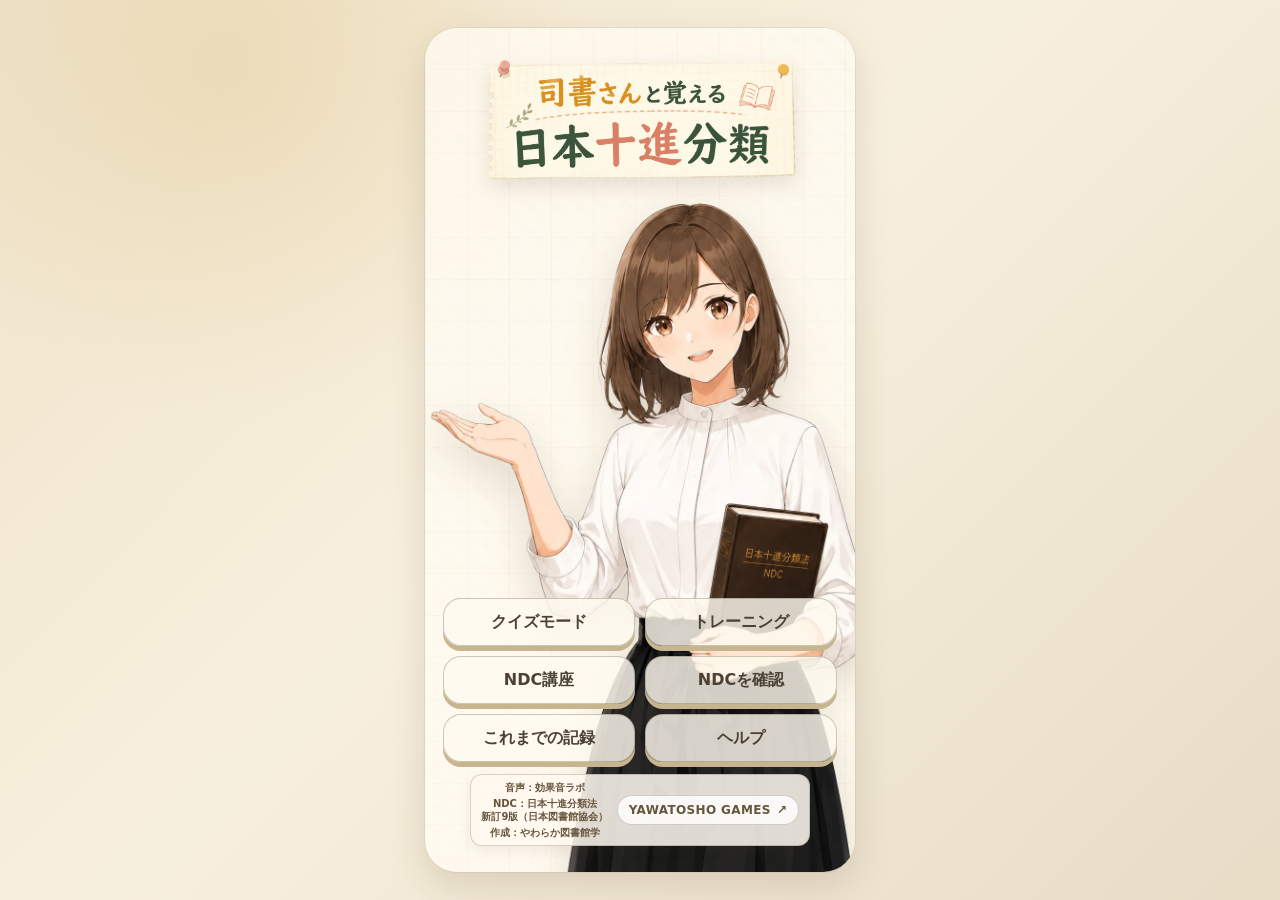
<file: index.html>
<!doctype html>
<html lang="ja">
  <head>
    <meta charset="utf-8">
    <meta name="viewport" content="width=device-width, initial-scale=1, viewport-fit=cover">
    <meta name="theme-color" content="#f7f0df">
    <meta name="mobile-web-app-capable" content="yes">
    <meta name="apple-mobile-web-app-capable" content="yes">
    <meta name="apple-mobile-web-app-status-bar-style" content="default">
    <meta name="application-name" content="司書さんと覚える日本十進分類">
    <meta name="apple-mobile-web-app-title" content="司書さんと覚える日本十進分類">
    <meta name="description" content="司書さんと一緒に、講座・トレーニング・クイズで日本十進分類を楽しく学べるアプリ">
    <title>司書さんと覚える日本十進分類</title>
    <link rel="icon" href="images/favicon.ico" sizes="any">
    <link rel="apple-touch-icon" sizes="180x180" href="images/apple-touch-icon.png">
    <link rel="manifest" href="manifest.webmanifest?v=20260907-primary-division3">
    <meta property="og:type" content="website">
    <meta property="og:site_name" content="司書さんと覚える日本十進分類">
    <meta property="og:title" content="司書さんと覚える日本十進分類">
    <meta property="og:description" content="司書さんと一緒に、講座・トレーニング・クイズで日本十進分類を楽しく学べるアプリ">
    <meta property="og:image" content="https://yawatosho.github.io/study/images/ogp.png">
    <meta property="og:image:type" content="image/png">
    <meta property="og:image:width" content="1672">
    <meta property="og:image:height" content="941">
    <meta property="og:image:alt" content="司書さんと覚える日本十進分類">
    <meta name="twitter:card" content="summary_large_image">
    <meta name="twitter:title" content="司書さんと覚える日本十進分類">
    <meta name="twitter:description" content="司書さんと一緒に、講座・トレーニング・クイズで日本十進分類を楽しく学べるアプリ">
    <meta name="twitter:image" content="https://yawatosho.github.io/study/images/ogp.png">
    <meta name="twitter:image:alt" content="司書さんと覚える日本十進分類">
    <script async src="https://www.googletagmanager.com/gtag/js?id=G-J6NS8CCNWN"></script>
    <script>
      window.dataLayer = window.dataLayer || [];
      function gtag(){dataLayer.push(arguments);}
      gtag("js", new Date());
      gtag("config", "G-J6NS8CCNWN", { send_page_view: false });
    </script>
    <link rel="stylesheet" href="style.css?v=20260907-primary-division3">
  </head>
  <body>
    <main id="app" class="phone-shell" aria-live="polite"></main>
    <script src="lesson_data.js?v=20260907-primary-division3" defer></script>
    <script src="app.js?v=20260907-primary-division3" defer></script>
  </body>
</html>
</file>
<file: style.css>
:root {
  --ivory: #f7f0df;
  --paper: #fffaf0;
  --ink: #4b4033;
  --muted: #7e7162;
  --line: #e3d6be;
  --green: #8aa58a;
  --rose: #d5968c;
  --ochre: #d9b56d;
  --blue: #8aa2ad;
  --shadow: 0 14px 36px rgba(87, 68, 39, 0.16);
  font-family: "Hiragino Maru Gothic ProN", "Yu Gothic", "YuGothic", "Meiryo", system-ui, sans-serif;
}

* {
  box-sizing: border-box;
}

html,
body {
  height: 100%;
  min-height: 100%;
  overflow: hidden;
}

body {
  margin: 0;
  background:
    radial-gradient(circle at 18% 8%, rgba(217, 181, 109, 0.24), transparent 26%),
    linear-gradient(135deg, #efe3ca, #f8f0de 46%, #e7dcc6);
  color: var(--ink);
}

button,
input {
  font: inherit;
}

.phone-shell {
  width: min(100vw, 430px);
  height: 100svh;
  min-height: 100svh;
  margin: 0 auto;
  background:
    radial-gradient(circle at 12px 12px, rgba(122, 103, 74, 0.055) 1.2px, transparent 1.4px) 0 0 / 24px 24px,
    linear-gradient(90deg, rgba(122, 103, 74, 0.032) 1px, transparent 1px) 0 0 / 42px 42px,
    linear-gradient(0deg, rgba(122, 103, 74, 0.026) 1px, transparent 1px) 0 0 / 42px 42px,
    linear-gradient(rgba(255, 250, 240, 0.84), rgba(255, 250, 240, 0.94)),
    repeating-linear-gradient(45deg, rgba(216, 188, 139, 0.09), rgba(216, 188, 139, 0.09) 8px, transparent 8px, transparent 18px);
  box-shadow: 0 0 0 1px rgba(117, 92, 55, 0.08), var(--shadow);
  font-variant-numeric: tabular-nums;
  overflow: hidden;
}

@supports (height: 100dvh) {
  .phone-shell {
    height: 100dvh;
    min-height: 100dvh;
  }
}

.screen {
  height: 100%;
  min-height: 0;
  padding:
    max(clamp(10px, 2.2svh, 18px), env(safe-area-inset-top))
    clamp(12px, 4.6vw, 18px)
    max(clamp(10px, 2.2svh, 18px), env(safe-area-inset-bottom));
  display: flex;
  flex-direction: column;
  gap: clamp(8px, 1.9svh, 16px);
  overflow: hidden;
}

.scroll-screen {
  overflow-y: auto;
  -webkit-overflow-scrolling: touch;
}

.quiz-screen {
  position: relative;
  overflow: hidden;
  gap: clamp(6px, 1.4svh, 12px);
  padding-bottom: max(clamp(10px, 2.2svh, 18px), env(safe-area-inset-bottom));
}

.quiz-screen > :not(.quiz-character) {
  position: relative;
  z-index: 1;
}

.quiz-screen .button-row {
  z-index: 2;
  margin-top: auto;
  padding-top: 0;
}

.quiz-screen .soft-button {
  background-color: var(--paper);
}

.quiz-screen .soft-button.primary {
  background-color: #e3edd8;
}

.result-screen {
  position: relative;
  justify-content: flex-end;
  overflow: hidden;
  padding-bottom: max(clamp(10px, 2.2svh, 18px), env(safe-area-inset-bottom));
}

.result-screen > :not(.result-art) {
  position: relative;
  z-index: 1;
}

.result-screen .section-title {
  position: absolute;
  top: max(18px, env(safe-area-inset-top));
  left: 18px;
}

.home {
  position: relative;
  justify-content: space-between;
  overflow: hidden;
  padding-top: max(clamp(12px, 2.6svh, 22px), env(safe-area-inset-top));
}

.brand {
  position: relative;
  z-index: 2;
  padding-top: 2px;
  text-align: center;
}

.logo-slot {
  display: none;
  width: min(88%, 340px);
  max-height: 132px;
  object-fit: contain;
  margin: 0 auto 4px;
  filter: drop-shadow(0 8px 10px rgba(87, 68, 39, 0.14));
}

.logo-slot.is-visible {
  display: block;
}

.title {
  margin: 0;
  font-size: 38px;
  line-height: 1.08;
  letter-spacing: 0;
  color: #5a4a38;
}

.brand:has(.logo-slot.is-visible) .title {
  position: absolute;
  width: 1px;
  height: 1px;
  overflow: hidden;
  clip: rect(0 0 0 0);
  white-space: nowrap;
}

.subtitle {
  display: inline-block;
  margin: 2px 0 0;
  padding: 5px 12px;
  border: 1px solid rgba(227, 214, 190, 0.88);
  border-radius: 999px;
  background: rgba(255, 250, 240, 0.78);
  color: var(--muted);
  font-weight: 700;
}

.hero-character {
  position: absolute;
  z-index: 0;
  left: 57%;
  bottom: 0;
  width: auto;
  max-width: 126%;
  height: min(78svh, 690px);
  transform: translateX(-50%);
  object-fit: contain;
  filter: drop-shadow(0 16px 20px rgba(87, 68, 39, 0.18));
}

.hero-face-hotspot {
  position: absolute;
  z-index: 3;
  left: 55%;
  top: clamp(148px, 36svh, 330px);
  width: clamp(94px, 28vw, 138px);
  height: clamp(100px, 18svh, 150px);
  min-height: 0;
  padding: 0;
  border: 0;
  background: transparent;
  box-shadow: none;
  transform: translate(-50%, -50%);
}

.menu-stack,
.button-row,
.home-action-row,
.choice-grid,
.stats-grid,
.mistake-list,
.range-grid,
.ndc-drum-grid {
  display: grid;
  gap: 10px;
}

.menu-stack {
  position: relative;
  z-index: 2;
  padding-bottom: clamp(0px, 1svh, 8px);
}

.home-menu .soft-button {
  background: rgba(255, 250, 240, 0.82);
}

.home-credit {
  display: grid;
  grid-template-columns: minmax(0, 1fr) auto;
  align-items: center;
  gap: 8px;
  justify-self: center;
  width: min(100%, 340px);
  margin: 2px 0 0;
  padding: 6px 10px;
  border: 1px solid rgba(111, 95, 73, 0.28);
  border-radius: 12px;
  background: rgba(255, 250, 240, 0.86);
  color: #67553d;
  box-shadow: 0 5px 12px rgba(87, 68, 39, 0.08);
  font-size: 10px;
  font-weight: 700;
  line-height: 1.35;
  text-align: center;
}

.home-credit-details {
  display: grid;
  gap: 2px;
  min-width: 0;
}

.home-credit-details span {
  min-width: 0;
  text-wrap: balance;
}

.home-credit-details .home-credit-edition {
  white-space: nowrap;
}

.games-link {
  display: inline-flex;
  align-items: center;
  justify-content: center;
  gap: 0.5em;
  align-self: center;
  white-space: nowrap;
  padding: 0.55em 0.9em;
  border: 1px solid rgba(0, 0, 0, 0.18);
  border-radius: 999px;
  background: rgba(255, 255, 255, 0.82);
  color: inherit;
  backdrop-filter: blur(6px);
  -webkit-backdrop-filter: blur(6px);
  text-decoration: none;
  font: 600 12px/1.2 system-ui, -apple-system, BlinkMacSystemFont, "Segoe UI", sans-serif;
  letter-spacing: 0.03em;
}

.games-link:focus-visible {
  outline: 3px solid rgba(138, 165, 138, 0.55);
  outline-offset: 2px;
}

.button-row {
  grid-template-columns: 1fr 1fr;
}

.home-action-row {
  grid-template-columns: 1fr 1fr;
}

.home-action-row .soft-button {
  min-width: 0;
  padding-inline: 8px;
  font-size: clamp(13px, 3.5vw, 16px);
}

.soft-button,
.option-button,
.answer-button,
.class-toggle {
  border: 1px solid rgba(111, 95, 73, 0.34);
  border-radius: 18px;
  background: var(--paper);
  color: var(--ink);
  box-shadow: 0 5px 0 #c7b58f;
  min-height: clamp(42px, 6svh, 48px);
  padding: clamp(8px, 1.6svh, 12px) 16px;
  font-weight: 800;
  cursor: pointer;
  transition: transform 120ms ease, box-shadow 120ms ease, background 120ms ease;
  touch-action: manipulation;
}

.soft-button:active,
.option-button:active,
.answer-button:active,
.class-toggle:active {
  transform: translateY(4px);
  box-shadow: 0 1px 0 #c7b58f;
}

.soft-button.primary,
.option-button.is-selected,
.class-toggle.is-selected {
  background: #e3edd8;
  border-color: #667b5e;
}

.soft-button.accent {
  background: #f5dfd8;
  border-color: #9b6b64;
}

.soft-button.small {
  min-height: clamp(38px, 5.4svh, 42px);
  padding: clamp(7px, 1.3svh, 9px) 12px;
  font-size: 14px;
  border-radius: 14px;
}

.soft-button.ghost {
  background: rgba(255, 250, 240, 0.58);
}

.section-title {
  margin: 0;
  font-size: 24px;
  line-height: 1.25;
}

.panel {
  background: rgba(255, 250, 240, 0.72);
  border: 2px solid var(--line);
  border-radius: 18px;
  padding: clamp(10px, 1.8svh, 14px);
}

.panel h2,
.panel h3 {
  margin: 0 0 clamp(6px, 1.3svh, 10px);
  font-size: 18px;
}

.panel-heading-row {
  display: flex;
  align-items: center;
  justify-content: space-between;
  gap: 10px;
  margin-bottom: clamp(6px, 1.3svh, 10px);
}

.panel-heading-row h2 {
  margin: 0;
}

.range-select-all {
  min-height: 30px;
  padding: 4px 9px;
  border: 1px solid rgba(111, 95, 73, 0.3);
  border-radius: 10px;
  background: rgba(255, 250, 240, 0.64);
  color: var(--muted);
  font-size: 12px;
  font-weight: 900;
  cursor: pointer;
  touch-action: manipulation;
}

.range-select-all:active {
  background: #eadfc8;
}

.range-select-all:focus-visible {
  outline: 3px solid rgba(138, 165, 138, 0.48);
  outline-offset: 2px;
}

.segmented {
  display: grid;
  grid-template-columns: 1fr 1fr;
  gap: 8px;
}

.segmented.division-options {
  grid-template-columns: repeat(3, minmax(0, 1fr));
}

.division-options .option-button {
  min-width: 0;
  padding-inline: 6px;
  font-size: clamp(12px, 3.5vw, 14px);
}

.check-option {
  display: flex;
  align-items: center;
  gap: 8px;
  margin-top: 10px;
  padding: 8px 10px;
  border: 1px solid rgba(111, 95, 73, 0.26);
  border-radius: 12px;
  background: rgba(255, 250, 240, 0.58);
  font-size: 14px;
  font-weight: 900;
}

.check-option input {
  width: 20px;
  height: 20px;
  margin: 0;
  accent-color: #667b5e;
}

.check-option.is-disabled {
  opacity: 0.58;
}

.check-option.is-disabled .check-option-text {
  cursor: help;
}

.check-option-text {
  position: relative;
  display: inline-flex;
  align-items: center;
  min-height: 28px;
  outline: none;
}

.option-tooltip {
  position: absolute;
  z-index: 10;
  left: 0;
  bottom: calc(100% + 8px);
  width: min(260px, calc(100vw - 54px));
  padding: 8px 10px;
  border: 1px solid rgba(111, 95, 73, 0.28);
  border-radius: 10px;
  background: rgba(255, 250, 240, 0.98);
  box-shadow: 0 8px 18px rgba(87, 68, 39, 0.14);
  color: var(--ink);
  font-size: 12px;
  font-weight: 800;
  line-height: 1.35;
  opacity: 0;
  pointer-events: none;
  transform: translateY(4px);
  transition: opacity 120ms ease, transform 120ms ease;
}

.check-option-text:hover .option-tooltip,
.check-option-text:focus-visible .option-tooltip,
.check-option-text:active .option-tooltip {
  opacity: 1;
  transform: translateY(0);
}

.option-button {
  min-height: clamp(44px, 6.4svh, 54px);
  border-radius: 16px;
  box-shadow: 0 2px 0 rgba(199, 181, 143, 0.72);
}

.range-grid {
  grid-template-columns: repeat(5, 1fr);
}

.range-fixed-label {
  display: inline-flex;
  align-items: center;
  min-height: 30px;
  padding: 4px 9px;
  border: 1px solid rgba(102, 123, 94, 0.4);
  border-radius: 10px;
  background: rgba(227, 237, 216, 0.72);
  color: #53634d;
  font-size: 12px;
  font-weight: 900;
  white-space: nowrap;
}

.range-fixed-note {
  margin: 0 0 9px;
  color: var(--muted);
  font-size: 12px;
  font-weight: 800;
  line-height: 1.45;
}

.training-range-panel.is-fixed-range .class-toggle:disabled {
  cursor: default;
  opacity: 0.7;
  box-shadow: none;
  transform: none;
}

.class-toggle {
  min-width: 0;
  min-height: clamp(36px, 5.4svh, 46px);
  padding: clamp(5px, 1.2svh, 8px) 4px;
  border-radius: 14px;
  box-shadow: 0 3px 0 #c7b58f;
  font-size: 14px;
}

.top-bar,
.quiz-meta {
  display: flex;
  align-items: center;
  justify-content: space-between;
  gap: 10px;
}

.quiz-meta {
  font-weight: 900;
}

.timer-track {
  height: clamp(8px, 1.5svh, 12px);
  border-radius: 999px;
  overflow: hidden;
  background: #eadcc1;
  border: 1px solid #cfbd9d;
}

.timer-fill {
  height: 100%;
  width: 100%;
  background: #b9cba8;
  transition: width 200ms linear;
}

.question-card {
  background: #fffaf0;
  border: 2px solid var(--line);
  border-radius: 18px;
  padding: clamp(10px, 2svh, 18px);
  min-height: 0;
  block-size: clamp(92px, 17svh, 150px);
  display: grid;
  align-content: center;
  text-align: center;
  box-shadow: 0 8px 18px rgba(87, 68, 39, 0.1);
}

.question-kicker {
  color: var(--muted);
  font-size: 14px;
  font-weight: 800;
}

.question-text {
  margin: clamp(4px, 1svh, 8px) 0 0;
  font-size: 24px;
  line-height: 1.3;
  font-weight: 900;
  overflow-wrap: anywhere;
}

.question-text.code-question {
  font-size: 34px;
  line-height: 1.08;
}

.question-text.subject-question {
  font-size: 20px;
  line-height: 1.22;
}

.answer-grid {
  display: grid;
  gap: clamp(6px, 1.1svh, 10px);
}

.answer-button {
  min-height: clamp(44px, 7svh, 58px);
  padding: clamp(6px, 1.3svh, 12px) 10px;
  text-align: center;
  font-size: 14px;
  line-height: 1.24;
  box-shadow: 0 4px 0 #c7b58f;
  overflow-wrap: anywhere;
}

.answer-button.correct {
  background: #dfead2;
  border-color: #667b5e;
}

.answer-button.wrong {
  background: #f3d6cf;
  border-color: #9b6b64;
}

.answer-button:disabled {
  cursor: default;
}

.answer-float {
  position: fixed;
  z-index: 20;
  transform: translate(-50%, -50%);
  pointer-events: none;
  padding: 0;
  font-size: 34px;
  font-weight: 900;
  line-height: 1;
  letter-spacing: 0;
  text-shadow:
    0 2px 0 rgba(255, 250, 240, 0.88),
    0 6px 12px rgba(87, 68, 39, 0.18);
  animation: answer-float 1100ms ease-out forwards;
}

.quiz-screen > .answer-float {
  position: fixed;
  z-index: 20;
}

.answer-float.ok {
  color: #637c59;
}

.answer-float.ng {
  color: #9b6b64;
}

@keyframes answer-float {
  0% {
    opacity: 0;
    transform: translate(-50%, -35%) scale(0.72);
  }

  18% {
    opacity: 1;
    transform: translate(-50%, -58%) scale(1.04);
  }

  100% {
    opacity: 0;
    transform: translate(-50%, -130%) scale(0.94);
  }
}

.quiz-character {
  position: absolute;
  z-index: 0;
  left: 53%;
  bottom: clamp(-210px, -22svh, -150px);
  width: auto;
  max-width: min(96%, 390px);
  height: clamp(360px, 56svh, 500px);
  transform: translateX(-50%);
  object-fit: contain;
  opacity: 0.96;
  filter: drop-shadow(0 12px 16px rgba(87, 68, 39, 0.16));
}

.quiz-character.is-positioned {
  top: var(--quiz-character-top);
  bottom: auto;
}

.result-art {
  position: absolute;
  z-index: 0;
  left: 50%;
  top: auto;
  bottom: clamp(-220px, -23svh, -150px);
  width: min(174%, 740px);
  max-height: min(112svh, 1080px);
  transform: translateX(-50%);
  object-fit: contain;
  opacity: 0.92;
  filter: drop-shadow(0 12px 18px rgba(87, 68, 39, 0.16));
}

.result-screen .soft-button,
.result-screen .speech,
.result-screen .score {
  background-color: rgba(255, 250, 240, 0.94);
}

.result-screen .soft-button.primary {
  background-color: rgba(227, 237, 216, 0.94);
}

.result-screen .soft-button.accent {
  border-color: #9b6b64;
  background-color: rgba(245, 223, 216, 0.94);
}

.quiz-result-screen {
  gap: clamp(6px, 1.2svh, 10px);
}

.result-actions {
  grid-template-columns: repeat(2, minmax(0, 1fr));
  gap: 8px;
}

.result-actions .result-action-main,
.result-actions .result-action-review {
  grid-column: 1 / -1;
}

.result-actions .soft-button {
  min-width: 0;
  min-height: clamp(40px, 5.7svh, 48px);
  padding: clamp(6px, 1.2svh, 9px) 8px;
  font-size: clamp(12px, 3.5vw, 15px);
  line-height: 1.25;
}

.review-result-screen {
  justify-content: center;
}

.score {
  align-self: center;
  min-width: 180px;
  padding: clamp(8px, 1.4svh, 10px) 18px;
  border: 2px solid rgba(227, 214, 190, 0.86);
  border-radius: 18px;
  background: rgba(255, 250, 240, 0.86);
  text-align: center;
  font-size: 42px;
  font-weight: 900;
  line-height: 1;
}

.speech {
  margin: 0;
  padding: clamp(10px, 1.8svh, 14px) 16px;
  background: var(--paper);
  border: 2px solid var(--line);
  border-radius: 18px;
  font-weight: 800;
  line-height: 1.55;
}

.help-panel {
  display: grid;
  gap: 8px;
}

.help-panel p {
  margin: 0;
  color: var(--ink);
  font-size: 14px;
  font-weight: 700;
  line-height: 1.75;
}

.help-panel kbd {
  display: inline-block;
  min-width: 28px;
  padding: 1px 7px;
  border: 1px solid rgba(111, 95, 73, 0.36);
  border-bottom-width: 3px;
  border-radius: 7px;
  background: var(--paper);
  font: 800 12px/1.6 system-ui, sans-serif;
  text-align: center;
}

.stat-card {
  min-height: 92px;
  padding: 14px;
  border-radius: 16px;
  border: 2px solid var(--line);
  background: var(--paper);
}

.stat-label {
  color: var(--muted);
  font-size: 13px;
  font-weight: 800;
}

.stat-value {
  margin-top: 6px;
  font-size: 26px;
  font-weight: 900;
}

.mistake-item {
  padding: 12px;
  border: 2px solid var(--line);
  border-radius: 14px;
  background: var(--paper);
  line-height: 1.45;
}

.mistake-code {
  font-weight: 900;
}

.gallery-panel {
  display: grid;
  gap: 10px;
}

.gallery-heading {
  display: flex;
  align-items: center;
  justify-content: flex-end;
  gap: 10px;
}

.gallery-grid {
  display: grid;
  grid-template-columns: repeat(3, 1fr);
  gap: 10px;
}

.gallery-thumb {
  aspect-ratio: 3 / 4;
  min-height: 0;
  padding: 0;
  overflow: hidden;
  border: 2px solid #6f5f49;
  border-radius: 14px;
  background:
    linear-gradient(rgba(255, 250, 240, 0.82), rgba(255, 250, 240, 0.92)),
    linear-gradient(45deg, rgba(111, 95, 73, 0.09) 25%, transparent 25%, transparent 75%, rgba(111, 95, 73, 0.09) 75%),
    linear-gradient(45deg, rgba(111, 95, 73, 0.09) 25%, transparent 25%, transparent 75%, rgba(111, 95, 73, 0.09) 75%);
  background-position: 0 0, 0 0, 8px 8px;
  background-size: auto, 16px 16px, 16px 16px;
  box-shadow: 0 4px 0 #c7b58f;
  cursor: pointer;
}

.gallery-thumb img {
  width: 100%;
  height: 100%;
  object-fit: contain;
  object-position: center top;
  display: block;
}

.gallery-thumb.is-locked {
  display: grid;
  place-items: center;
  color: rgba(75, 64, 51, 0.48);
  background: rgba(255, 250, 240, 0.54);
  box-shadow: none;
  cursor: default;
}

.gallery-thumb.is-locked span {
  font-size: 34px;
  font-weight: 900;
  line-height: 1;
}

.gallery-preview {
  position: fixed;
  z-index: 50;
  inset: 0;
  display: grid;
  place-items: center;
  padding: 22px;
  background: rgba(75, 64, 51, 0.42);
}

.gallery-preview-card {
  display: grid;
  gap: 8px;
  width: min(86vw, 360px);
  max-height: min(82vh, 720px);
  padding: 12px;
  border-radius: 18px;
  background: var(--paper);
  box-shadow: var(--shadow);
}

.gallery-preview-image {
  width: 100%;
  max-height: min(68vh, 620px);
  object-fit: contain;
}

.gallery-preview-caption {
  color: var(--muted);
  font-size: 13px;
  font-weight: 900;
  text-align: center;
}

.ndc-filter-panel {
  display: grid;
  gap: 10px;
}

.ndc-search-field {
  display: grid;
  gap: 6px;
  color: var(--muted);
  font-size: 13px;
  font-weight: 900;
}

.ndc-search-field input {
  width: 100%;
  min-height: 46px;
  padding: 10px 14px;
  border: 2px solid rgba(111, 95, 73, 0.32);
  border-radius: 14px;
  outline: none;
  background: var(--paper);
  color: var(--ink);
  font-size: 16px;
  font-weight: 700;
}

.ndc-search-field input:focus {
  border-color: var(--green);
  box-shadow: 0 0 0 3px rgba(138, 165, 138, 0.2);
}

.ndc-search-field input::placeholder {
  color: rgba(126, 113, 98, 0.68);
}

.ndc-drum-grid {
  grid-template-columns: repeat(3, minmax(0, 1fr));
  gap: 8px;
}

.ndc-drum-control {
  display: grid;
  gap: 6px;
  min-width: 0;
}

.ndc-drum {
  --drum-row: 38px;
  position: relative;
  height: calc(var(--drum-row) * 3);
  overflow: hidden;
  border: 2px solid rgba(111, 95, 73, 0.42);
  border-radius: 16px;
  background:
    linear-gradient(rgba(255, 250, 240, 0.92), rgba(255, 250, 240, 0) 32%, rgba(255, 250, 240, 0) 68%, rgba(255, 250, 240, 0.92)),
    var(--paper);
}

.ndc-drum::before,
.ndc-drum::after {
  content: "";
  position: absolute;
  z-index: 2;
  left: 10px;
  right: 10px;
  height: 1px;
  background: rgba(111, 95, 73, 0.24);
  pointer-events: none;
}

.ndc-drum::before {
  top: var(--drum-row);
}

.ndc-drum::after {
  bottom: var(--drum-row);
}

.ndc-drum-highlight {
  position: absolute;
  z-index: 1;
  left: 6px;
  right: 6px;
  top: 50%;
  height: var(--drum-row);
  border-radius: 12px;
  background: rgba(227, 237, 216, 0.72);
  transform: translateY(-50%);
  pointer-events: none;
}

.ndc-drum-options {
  position: relative;
  z-index: 3;
  height: 100%;
  overflow-y: auto;
  padding-block: var(--drum-row);
  scroll-snap-type: y mandatory;
  -webkit-overflow-scrolling: touch;
  scrollbar-width: none;
}

.ndc-drum-options::-webkit-scrollbar {
  display: none;
}

.ndc-drum-option {
  display: grid;
  place-items: center;
  width: 100%;
  height: var(--drum-row);
  min-height: var(--drum-row);
  padding: 0;
  border: 0;
  background: transparent;
  color: rgba(75, 64, 51, 0.58);
  box-shadow: none;
  scroll-snap-align: center;
  font-size: 18px;
  font-weight: 900;
  line-height: 1;
}

.ndc-drum-option.is-selected {
  color: var(--ink);
  font-size: 22px;
}

.ndc-result-heading {
  display: flex;
  align-items: center;
  justify-content: space-between;
  gap: 10px;
  font-weight: 900;
}

.ndc-result-count {
  color: var(--muted);
  font-size: 13px;
}

.ndc-table {
  display: grid;
  overflow: hidden;
  border: 2px solid var(--line);
  border-radius: 14px;
  background: var(--paper);
}

.ndc-table-row {
  display: grid;
  grid-template-columns: 74px 1fr;
  min-width: 0;
}

.ndc-table-row + .ndc-table-row {
  border-top: 1px solid var(--line);
}

.ndc-table-row > div {
  min-width: 0;
  padding: 9px 10px;
  line-height: 1.35;
  overflow-wrap: anywhere;
}

.ndc-table-row > div + div {
  border-left: 1px solid var(--line);
}

.ndc-table-head {
  background: #eadfc8;
  color: #5a4a38;
  font-size: 13px;
  font-weight: 900;
}

.ndc-code-cell {
  font-weight: 900;
  text-align: center;
}

.empty {
  color: var(--muted);
  text-align: center;
  padding: 18px 8px;
  font-weight: 800;
}

.lesson-home-button {
  background: #e3edd8;
}

.lesson-kicker {
  margin-bottom: 2px;
  color: var(--muted);
  font-size: 12px;
  font-weight: 900;
  letter-spacing: 0.05em;
}

.lesson-list-screen {
  gap: clamp(12px, 2.4svh, 20px);
}

.lesson-list-screen .lesson-list-heading {
  font-size: clamp(18px, 5.4vw, 22px);
  white-space: nowrap;
}

.lesson-list {
  display: grid;
  gap: 12px;
}

.lesson-list-card {
  display: grid;
  grid-template-columns: auto 1fr;
  align-items: center;
  gap: 5px 12px;
  min-height: 104px;
  padding: 14px 16px;
  border: 2px solid var(--line);
  border-radius: 18px;
  background: rgba(255, 250, 240, 0.88);
  box-shadow: 0 5px 0 #c7b58f;
  color: var(--ink);
  text-align: left;
  cursor: pointer;
}

.lesson-list-card:active {
  transform: translateY(4px);
  box-shadow: 0 1px 0 #c7b58f;
}

.lesson-list-card.is-completed {
  border-color: #8aa58a;
  background: rgba(227, 237, 216, 0.82);
}

.lesson-list-number {
  grid-column: 1;
  grid-row: 1;
  color: var(--muted);
  font-size: 14px;
  font-weight: 900;
}

.lesson-list-title {
  grid-column: 1 / -1;
  grid-row: 2;
  font-size: 20px;
  font-weight: 900;
}

.lesson-list-status {
  grid-column: 2;
  grid-row: 1;
  justify-self: end;
  color: #667b5e;
  font-size: 14px;
  font-weight: 900;
}

.lesson-screen {
  --lesson-font-small: 12px;
  --lesson-font-body: 14px;
  --lesson-font-heading: 18px;
  gap: clamp(6px, 1.3svh, 10px);
  padding-inline: clamp(10px, 3.5vw, 16px);
}

.lesson-screen.is-entering .lesson-visual,
.lesson-screen.is-entering .lesson-dialogue {
  animation: lesson-page-enter 180ms cubic-bezier(0.2, 0.7, 0.3, 1) both;
}

.lesson-screen.is-entering .lesson-dialogue {
  animation-delay: 30ms;
}

@keyframes lesson-page-enter {
  from {
    opacity: 0.45;
    transform: translateY(5px);
  }

  to {
    opacity: 1;
    transform: translateY(0);
  }
}

@media (prefers-reduced-motion: reduce) {
  .lesson-screen.is-entering .lesson-visual,
  .lesson-screen.is-entering .lesson-dialogue {
    animation: none;
  }
}

.lesson-screen p,
.lesson-screen span,
.lesson-screen small,
.lesson-screen strong,
.lesson-screen em,
.lesson-screen button {
  line-break: strict;
  overflow-wrap: normal;
  word-break: auto-phrase;
}

.lesson-header {
  display: grid;
  grid-template-columns: 38px minmax(0, 1fr) auto;
  align-items: center;
  gap: 8px;
  flex: 0 0 auto;
}

.lesson-icon-button {
  display: grid;
  place-items: center;
  width: 38px;
  height: 38px;
  min-height: 0;
  padding: 0 0 3px;
  border: 1px solid rgba(111, 95, 73, 0.28);
  border-radius: 13px;
  background: rgba(255, 250, 240, 0.72);
  color: var(--ink);
  box-shadow: 0 3px 0 #c7b58f;
  font-size: 28px;
  font-weight: 800;
  line-height: 1;
}

.lesson-heading {
  min-width: 0;
}

.lesson-heading > span,
.lesson-page-count {
  color: var(--muted);
  font-size: var(--lesson-font-small);
  font-weight: 900;
}

.lesson-heading h1 {
  margin: 1px 0 0;
  overflow: hidden;
  font-size: clamp(17px, 4.8vw, 21px);
  line-height: 1.2;
  text-overflow: ellipsis;
  white-space: nowrap;
}

.lesson-page-count {
  padding: 4px 7px;
  border-radius: 999px;
  background: rgba(255, 250, 240, 0.68);
}

.lesson-progress {
  flex: 0 0 5px;
  height: 5px;
  overflow: hidden;
  border-radius: 99px;
  background: #eadcc1;
}

.lesson-progress span {
  display: block;
  height: 100%;
  border-radius: inherit;
  background: var(--green);
  transition: width 180ms ease;
}

.lesson-visual {
  display: flex;
  flex: 1 1 auto;
  min-height: 0;
  align-items: center;
  justify-content: center;
  overflow: auto;
  padding: clamp(8px, 1.8svh, 14px);
  border: 2px solid rgba(111, 95, 73, 0.32);
  border-radius: 18px;
  background:
    linear-gradient(rgba(255, 250, 240, 0.72), rgba(255, 250, 240, 0.72)),
    repeating-linear-gradient(0deg, transparent, transparent 27px, rgba(138, 162, 173, 0.16) 28px);
  box-shadow: inset 0 0 24px rgba(87, 68, 39, 0.06);
}

.lesson-visual-examples,
.lesson-visual-memory-groups,
.lesson-visual-zoom-hierarchy,
.lesson-visual-hero-card,
.lesson-visual-topic-cards,
.lesson-visual-compare-cards,
.lesson-visual-flow-cards,
.lesson-visual-statement,
.lesson-visual-shelf {
  flex-direction: column;
  gap: clamp(7px, 1.4svh, 12px);
}

.book-spine {
  --spine-radius: 6px;
  display: grid;
  place-items: center;
  place-content: end center;
  width: clamp(72px, 22vw, 92px);
  height: clamp(220px, 40svh, 320px);
  padding-bottom: clamp(14px, 2.8svh, 22px);
  border: 3px solid #846b4c;
  border-radius: var(--spine-radius);
  background: #b9cba8;
  box-shadow: 5px 7px 0 rgba(87, 68, 39, 0.1);
}

.spine-label {
  display: grid;
  grid-template-rows: repeat(3, 1fr);
  width: clamp(64px, 19vw, 80px);
  overflow: hidden;
  border: 2px solid #6f5f49;
  border-radius: var(--spine-radius);
  background: var(--paper);
}

.spine-label-row {
  display: grid;
  place-items: center;
  min-height: clamp(27px, 4.5svh, 34px);
  padding: 2px;
}

.spine-label-row + .spine-label-row {
  border-top: 1px solid #9a8a73;
}

.spine-label-code {
  font-size: clamp(16px, 4.8vw, 20px);
  font-weight: 900;
  line-height: 1;
  letter-spacing: 0.01em;
}

.lesson-mapping,
.lesson-sequence {
  display: grid;
  justify-items: center;
  gap: clamp(4px, 1svh, 9px);
}

.lesson-mapping strong {
  font-size: clamp(40px, 13vw, 58px);
  line-height: 1;
}

.lesson-mapping > span:last-child {
  padding: 7px 20px;
  border-radius: 99px;
  background: #e3edd8;
  font-size: clamp(21px, 6vw, 27px);
  font-weight: 900;
}

.lesson-arrow {
  color: #8a765c;
  font-size: clamp(20px, 5.5vw, 28px);
  font-weight: 900;
  line-height: 0.9;
}

.lesson-example-list {
  display: grid;
  gap: 8px;
  width: min(100%, 300px);
}

.lesson-example-list > div,
.lesson-hierarchy > div,
.mini-question-path > div {
  display: grid;
  grid-template-columns: 82px 1fr;
  align-items: center;
  gap: 10px;
  padding: 7px 12px;
  border: 1px solid var(--line);
  border-radius: 12px;
  background: rgba(255, 250, 240, 0.9);
}

.lesson-example-list strong,
.lesson-hierarchy strong,
.mini-question-path strong {
  font-size: clamp(20px, 6vw, 26px);
}

.lesson-example-list span,
.lesson-hierarchy span,
.mini-question-path div span {
  font-size: var(--lesson-font-body);
  font-weight: 900;
}

.lesson-takeaway {
  display: grid;
  gap: 2px;
  width: min(100%, 330px);
  margin-left: 0;
  padding: 9px 11px;
  border: 2px dashed #d9b56d;
  border-radius: 13px;
  background: rgba(255, 248, 220, 0.9);
  text-align: center;
}

.lesson-takeaway span {
  color: #8b6b2e;
  font-size: var(--lesson-font-small);
  font-weight: 900;
}

.lesson-takeaway strong {
  font-size: var(--lesson-font-body);
}

.lesson-number-grid {
  display: grid;
  grid-template-columns: repeat(5, minmax(0, 1fr));
  gap: 9px;
  width: 100%;
}

.lesson-number-grid span {
  display: grid;
  place-items: center;
  min-height: clamp(46px, 7svh, 62px);
  border: 1px solid rgba(111, 95, 73, 0.22);
  border-radius: 8px;
  background: rgba(234, 223, 200, 0.46);
  font-size: clamp(14px, 4.5vw, 19px);
  font-weight: 900;
}

.lesson-class-grid {
  display: grid;
  grid-template-columns: repeat(2, minmax(0, 1fr));
  gap: 5px 8px;
  width: 100%;
}

.lesson-class-grid > div {
  display: grid;
  grid-template-columns: 32px 1fr;
  align-items: center;
  min-width: 0;
  min-height: clamp(30px, 4.5svh, 38px);
  overflow: hidden;
  border: 1px solid var(--line);
  border-radius: 10px;
  background: rgba(255, 250, 240, 0.88);
}

.lesson-class-grid strong {
  display: grid;
  align-self: stretch;
  place-items: center;
  background: #eadfc8;
  font-size: 17px;
}

.lesson-class-grid span {
  padding: 4px 7px;
  font-size: var(--lesson-font-body);
  font-weight: 900;
}

.memory-caption {
  align-self: center;
  padding: 4px 10px;
  border-radius: 999px;
  background: #eadfc8;
  color: var(--muted);
  font-size: var(--lesson-font-small);
  font-weight: 900;
  white-space: nowrap;
}

.memory-groups {
  display: grid;
  gap: 6px;
  width: 100%;
  margin-left: 0;
}

.memory-group {
  display: grid;
  grid-template-columns: 82px 1fr;
  align-items: center;
  gap: 1px 8px;
  padding: 6px 9px;
  border: 2px solid var(--line);
  border-radius: 12px;
  background: rgba(255, 250, 240, 0.9);
}

.memory-group strong {
  grid-row: 1 / 3;
  font-size: var(--lesson-font-heading);
  white-space: nowrap;
}

.memory-group span {
  color: var(--muted);
  font-size: var(--lesson-font-small);
  font-weight: 800;
}

.memory-group em {
  font-size: var(--lesson-font-body);
  font-style: normal;
  font-weight: 900;
}

.special-class-card {
  position: relative;
  display: grid;
  justify-items: center;
  width: clamp(150px, 44vw, 190px);
  padding: clamp(14px, 3svh, 24px);
  border: 3px double #8a765c;
  border-radius: 18px;
  background: #fff6dc;
  box-shadow: 0 10px 24px rgba(87, 68, 39, 0.08);
}

.special-class-card strong {
  font-size: clamp(64px, 20vw, 88px);
  line-height: 0.95;
}

.special-class-card > span:last-child {
  font-size: 22px;
  font-weight: 900;
}

.special-question {
  position: absolute;
  top: 8px;
  right: 12px;
  color: #d9b56d;
  font-size: 34px;
  font-weight: 900;
  transform: rotate(10deg);
}

.lesson-hero-card {
  display: grid;
  justify-items: center;
  width: min(100%, 250px);
  padding: clamp(18px, 4svh, 32px);
  border: 3px double #8a765c;
  border-radius: 20px;
  background: #fff6dc;
  box-shadow: 0 10px 24px rgba(87, 68, 39, 0.08);
}

.lesson-hero-card strong {
  font-size: clamp(68px, 21vw, 94px);
  line-height: 0.9;
}

.lesson-hero-card span {
  margin-top: 4px;
  font-size: clamp(23px, 7vw, 30px);
  font-weight: 900;
}

.lesson-hero-card em {
  margin-top: 12px;
  padding: 5px 11px;
  border-radius: 999px;
  background: #eadfc8;
  color: var(--muted);
  font-size: var(--lesson-font-body);
  font-style: normal;
  font-weight: 900;
}

.lesson-topic-cards {
  display: grid;
  grid-template-columns: repeat(2, minmax(0, 1fr));
  gap: 8px;
  width: 100%;
}

.lesson-topic-cards.count-3:not(.has-details) {
  grid-template-columns: repeat(3, minmax(0, 1fr));
}

.lesson-topic-cards.has-details {
  grid-template-columns: 1fr;
  gap: 6px;
}

.lesson-topic-cards > div {
  display: grid;
  place-items: center;
  min-width: 0;
  min-height: clamp(64px, 9svh, 82px);
  padding: 8px;
  border: 1px solid rgba(111, 95, 73, 0.24);
  border-radius: 10px;
  background: rgba(255, 250, 240, 0.78);
  text-align: center;
}

.lesson-topic-cards.has-details > div {
  grid-template-columns: 40px 1fr;
  grid-template-rows: auto auto;
  min-height: 62px;
  place-items: center start;
  gap: 0 8px;
  text-align: left;
}

.lesson-topic-cards strong {
  color: #667b5e;
  font-size: clamp(24px, 7vw, 32px);
  line-height: 1;
}

.lesson-topic-cards.has-details strong {
  grid-row: 1 / 3;
}

.lesson-topic-cards span {
  font-size: var(--lesson-font-body);
  font-weight: 900;
}

.lesson-topic-cards small {
  color: var(--muted);
  font-size: var(--lesson-font-small);
  font-weight: 800;
}

.lesson-visual-note {
  margin: 0;
  color: var(--muted);
  font-size: var(--lesson-font-small);
  font-weight: 800;
  line-height: 1.4;
  text-align: center;
}

.lesson-compare-cards {
  display: grid;
  grid-template-columns: repeat(2, minmax(0, 1fr));
  gap: 10px;
  width: 100%;
}

.lesson-compare-cards > div {
  display: grid;
  align-content: center;
  justify-items: center;
  gap: 5px;
  min-width: 0;
  min-height: clamp(112px, 18svh, 150px);
  padding: 11px 9px;
  border: 2px solid var(--line);
  border-radius: 15px;
  background: rgba(255, 250, 240, 0.92);
  text-align: center;
}

.lesson-compare-cards.is-emphasis > div:first-child {
  border-color: #8aa2ad;
  background: rgba(225, 236, 240, 0.9);
}

.lesson-compare-cards.is-emphasis > div:last-child {
  border-color: #d5968c;
  background: rgba(245, 223, 216, 0.88);
}

.lesson-compare-cards strong {
  color: #667b5e;
  font-size: clamp(22px, 6.5vw, 30px);
}

.lesson-compare-cards span {
  font-size: var(--lesson-font-body);
  font-weight: 900;
  line-height: 1.35;
}

.lesson-compare-cards small {
  padding-top: 5px;
  border-top: 1px solid var(--line);
  color: var(--muted);
  font-size: var(--lesson-font-small);
  font-weight: 800;
  line-height: 1.35;
}

.lesson-flow-cards {
  display: grid;
  justify-items: center;
  gap: 3px;
  width: min(100%, 310px);
}

.lesson-flow-cards > div {
  display: grid;
  grid-template-columns: 54px 1fr;
  align-items: center;
  gap: 8px;
  width: 100%;
  min-height: 55px;
  padding: 7px 10px;
  border: 2px solid var(--line);
  border-radius: 12px;
  background: rgba(255, 250, 240, 0.92);
}

.lesson-flow-cards strong {
  color: #667b5e;
  font-size: clamp(22px, 6vw, 28px);
}

.lesson-flow-cards span {
  font-size: var(--lesson-font-body);
  font-weight: 900;
}

.lesson-statement {
  display: grid;
  justify-items: center;
  gap: 6px;
  width: min(100%, 320px);
  padding: clamp(16px, 3.4svh, 28px) 14px;
  border: 3px double #8a765c;
  border-radius: 18px;
  background: rgba(255, 246, 220, 0.92);
  text-align: center;
}

.lesson-statement strong {
  color: var(--muted);
  font-size: var(--lesson-font-body);
}

.lesson-statement span {
  font-size: 22px;
  font-weight: 900;
  line-height: 1.25;
  white-space: nowrap;
}

.lesson-shelf-track {
  display: flex;
  align-items: flex-end;
  justify-content: center;
  gap: 5px;
  width: 100%;
}

.lesson-shelf-book {
  display: grid;
  align-content: center;
  justify-items: center;
  flex: 1 1 0;
  min-width: 0;
  max-width: 88px;
  min-height: clamp(120px, 20svh, 164px);
  padding: 9px 5px;
  border: 2px solid #846b4c;
  border-radius: 8px 8px 3px 3px;
  background: #b9cba8;
  text-align: center;
}

.lesson-shelf-book:nth-of-type(even) {
  min-height: clamp(108px, 18svh, 150px);
  background: #d8c59d;
}

.lesson-shelf-book strong {
  font-size: clamp(17px, 5vw, 22px);
}

.lesson-shelf-book span {
  margin-top: 6px;
  font-size: var(--lesson-font-small);
  font-weight: 900;
  line-height: 1.25;
}

.lesson-shelf-arrow {
  flex: 0 0 auto;
  align-self: center;
  color: #8a765c;
  font-size: 18px;
  font-weight: 900;
}

.lesson-shelf-board {
  width: 100%;
  height: 12px;
  margin-top: -12px;
  border: 2px solid #846b4c;
  border-radius: 4px;
  background: #b38e5f;
  box-shadow: 0 5px 0 rgba(87, 68, 39, 0.16);
}

.lesson-shelf-map {
  display: grid;
  grid-template-columns: repeat(5, minmax(0, 1fr));
  gap: 7px 5px;
  width: 100%;
}

.lesson-shelf-map > div {
  display: grid;
  justify-items: center;
  min-width: 0;
  padding: 7px 2px;
  border-bottom: 6px solid #846b4c;
  border-radius: 8px 8px 2px 2px;
  background: rgba(255, 250, 240, 0.92);
}

.lesson-shelf-map strong {
  color: #667b5e;
  font-size: clamp(19px, 5.5vw, 24px);
}

.lesson-shelf-map span {
  font-size: var(--lesson-font-small);
  font-weight: 900;
  line-height: 1.2;
  text-align: center;
}

.lesson-sequence strong {
  min-width: 96px;
  padding: 5px 18px;
  border: 2px solid var(--line);
  border-radius: 12px;
  background: var(--paper);
  font-size: clamp(30px, 9vw, 42px);
  line-height: 1;
  text-align: center;
}

.lesson-hierarchy,
.mini-question-path {
  display: grid;
  justify-items: center;
  gap: 4px;
  width: min(100%, 300px);
}

.lesson-hierarchy > div,
.mini-question-path > div {
  width: 100%;
}

.zoom-tree {
  display: grid;
  gap: 6px;
  width: min(100%, 310px);
}

.zoom-tree > div {
  display: grid;
  grid-template-columns: 64px 1fr;
  align-items: center;
  gap: 8px;
  width: calc(100% - var(--depth) * 16px);
  margin-left: calc(var(--depth) * 16px);
  padding: 7px 10px;
  border-left: 4px solid var(--green);
  border-radius: 0 11px 11px 0;
  background: rgba(255, 250, 240, 0.92);
}

.zoom-tree strong {
  font-size: 20px;
}

.zoom-tree span {
  font-size: var(--lesson-font-body);
  font-weight: 900;
}

.lesson-takeaway-zoom {
  margin-left: 0;
  border-color: var(--green);
  background: rgba(227, 237, 216, 0.9);
}

.mini-question {
  display: grid;
  justify-items: center;
  gap: clamp(6px, 1.2svh, 10px);
  width: 100%;
  min-width: 0;
  max-width: 100%;
  margin: auto;
}

.mini-question > * {
  min-width: 0;
  max-width: 100%;
}

.mini-question-heading {
  display: flex;
  align-items: center;
  justify-content: center;
  gap: 8px;
  width: 100%;
}

.mini-question-heading strong {
  padding: 4px 10px;
  border-radius: 999px;
  background: #eadfc8;
  color: #5a4a38;
  font-size: var(--lesson-font-small);
}

.mini-question-heading span {
  color: var(--muted);
  font-size: var(--lesson-font-small);
  font-weight: 900;
}

.mini-question-path {
  gap: 4px;
}

.mini-question-path > div {
  grid-template-columns: minmax(0, 1fr);
  justify-items: center;
  gap: 3px;
  padding: 8px 12px;
  text-align: center;
}

.mini-question-path strong {
  max-width: 100%;
  font-size: clamp(22px, 7vw, 30px);
  line-height: 1.15;
  white-space: nowrap;
}

.mini-question-path div span {
  line-height: 1.3;
}

.mini-question h2 {
  width: 100%;
  margin: 0;
  font-size: var(--lesson-font-heading);
  text-align: center;
}

.mini-question h2 span {
  display: block;
  overflow-wrap: normal;
  word-break: normal;
  text-wrap: wrap;
  white-space: normal;
}

.mini-choice-grid {
  display: grid;
  grid-template-columns: 1fr 1fr;
  gap: 8px;
  width: 100%;
  min-width: 0;
}

.mini-choice-grid.choices-3 {
  grid-template-columns: repeat(3, minmax(0, 1fr));
}

.mini-choice-grid .option-button {
  min-height: 42px;
  padding: 7px;
}

.mini-choice-grid.choices-3 .option-button {
  padding-inline: 4px;
  font-size: var(--lesson-font-body);
}

.lesson-takeaway-compare,
.lesson-takeaway-flow,
.lesson-takeaway-statement,
.lesson-takeaway-shelf,
.lesson-takeaway-question {
  margin-left: 0;
}

.mini-choice-grid .is-correct {
  border-color: #667b5e;
  background: #dfead2;
}

.mini-choice-grid .is-wrong {
  border-color: #9b6b64;
  background: #f3d6cf;
}

.mini-feedback {
  display: grid;
  gap: 2px;
  width: 100%;
  min-width: 0;
  padding: 7px 10px;
  border: 1px solid;
  border-radius: 11px;
  font-size: var(--lesson-font-small);
  line-height: 1.35;
}

.mini-question .mini-feedback strong,
.mini-question .mini-feedback span {
  line-break: strict;
  overflow-wrap: normal;
  word-break: normal;
  text-wrap: wrap;
}

.mini-feedback.is-correct {
  border-color: #8aa58a;
  background: rgba(227, 237, 216, 0.92);
}

.mini-feedback.is-wrong {
  border-color: #d5968c;
  background: rgba(245, 223, 216, 0.92);
}

.lesson-dialogue {
  display: grid;
  grid-template-columns: clamp(92px, 28vw, 116px) minmax(0, 1fr);
  flex: 0 0 184px;
  height: 184px;
  min-height: 0;
  overflow: hidden;
  border: 2px solid var(--line);
  border-radius: 18px;
  background: rgba(255, 250, 240, 0.96);
  box-shadow: 0 7px 16px rgba(87, 68, 39, 0.1);
}

.lesson-character-frame {
  position: relative;
  height: 100%;
  min-height: 0;
  overflow: hidden;
  border-right: 1px solid var(--line);
  background: #efe3ca;
}

.lesson-character-frame img {
  position: absolute;
  top: 1%;
  left: 50%;
  width: 220%;
  max-width: none;
  height: auto;
  transform: translateX(-50%);
  object-fit: initial;
  object-position: center top;
}

.lesson-dialogue-content {
  display: grid;
  grid-template-rows: minmax(0, 1fr) 36px;
  min-width: 0;
  min-height: 0;
  padding: clamp(8px, 1.4svh, 11px);
  gap: 8px;
}

.lesson-messages {
  display: grid;
  align-content: center;
  gap: 4px;
  min-height: 0;
  overflow-y: auto;
}

.lesson-messages p {
  margin: 0;
  font-size: var(--lesson-font-body);
  font-weight: 800;
  line-height: 1.4;
  line-break: strict;
  overflow-wrap: normal;
  word-break: normal;
  text-wrap: wrap;
}

.lesson-messages.is-long p {
  font-size: var(--lesson-font-body);
  line-height: 1.35;
}

.lesson-messages.needs-answer p {
  padding-left: 9px;
  border-left: 4px solid var(--ochre);
}

.lesson-navigation {
  display: grid;
  grid-template-columns: minmax(66px, 0.65fr) minmax(94px, 1fr);
  gap: 7px;
  height: 36px;
  margin-top: 0;
}

.lesson-navigation .soft-button {
  min-width: 0;
  min-height: 36px;
  padding: 6px 8px;
  font-size: var(--lesson-font-small);
}

.lesson-heading h1,
.lesson-visual span,
.lesson-visual small,
.lesson-visual em,
.lesson-visual h2,
.lesson-visual button {
  text-wrap: balance;
}

.lesson-navigation button:disabled {
  opacity: 0.38;
  cursor: default;
  transform: none;
  box-shadow: 0 2px 0 #c7b58f;
}

.lesson-finish-screen {
  position: relative;
  display: grid;
  grid-template-rows: auto minmax(0, 1fr);
  gap: clamp(8px, 1.7svh, 14px);
  padding-bottom: 0;
  text-align: center;
}

.lesson-finish-header {
  position: relative;
  z-index: 1;
  padding: clamp(9px, 1.6svh, 13px) 14px;
  border: 2px solid rgba(227, 214, 190, 0.82);
  border-radius: 18px;
  background: rgba(255, 250, 240, 0.88);
  box-shadow: 0 8px 20px rgba(87, 68, 39, 0.08);
}

.lesson-finish-message {
  display: inline-block;
  margin: 6px 0 0;
  color: #667b5e;
  font-size: clamp(15px, 4.2vw, 18px);
  font-weight: 900;
  line-height: 1.35;
}

.lesson-finish-illustration {
  grid-row: 2;
  min-height: 0;
  display: grid;
  place-items: end center;
  overflow: hidden;
  margin-inline: calc(-1 * clamp(12px, 4.6vw, 18px));
}

.lesson-finish-illustration img {
  display: block;
  width: min(112%, 450px);
  height: 100%;
  min-height: 0;
  object-fit: contain;
  object-position: center bottom;
  filter: drop-shadow(0 14px 18px rgba(87, 68, 39, 0.16));
}

.lesson-finish-screen .menu-stack {
  position: absolute;
  z-index: 2;
  right: clamp(12px, 4.6vw, 18px);
  bottom: max(clamp(10px, 2.2svh, 18px), env(safe-area-inset-bottom));
  left: clamp(12px, 4.6vw, 18px);
  grid-template-columns: repeat(auto-fit, minmax(150px, 1fr));
  width: auto;
  padding-bottom: 0;
}

.lesson-finish-screen .soft-button {
  min-height: 50px;
  padding-inline: 8px;
  font-size: 14px;
  backdrop-filter: blur(7px);
  -webkit-backdrop-filter: blur(7px);
  box-shadow: 0 5px 0 rgba(111, 95, 73, 0.34), 0 10px 22px rgba(87, 68, 39, 0.15);
}

.lesson-finish-screen .soft-button.primary {
  background: rgba(227, 237, 216, 0.9);
}

.lesson-finish-screen .soft-button.ghost {
  background: rgba(255, 250, 240, 0.88);
}

.lesson-finish-actions.count-3 {
  grid-template-columns: repeat(2, minmax(0, 1fr));
}

.lesson-finish-actions.count-3 .soft-button:last-child {
  grid-column: 1 / -1;
}

@media (min-width: 431px) {
  body {
    min-height: 100vh;
    display: grid;
    place-items: center;
    padding: 24px;
  }

  .phone-shell {
    height: min(844px, calc(100vh - 48px));
    min-height: min(844px, calc(100vh - 48px));
    border-radius: 32px;
  }

  .screen {
    height: 100%;
    min-height: 100%;
  }
}

@media (max-height: 700px) {
  .logo-slot {
    max-height: 104px;
  }

  .title {
    font-size: 32px;
  }

  .home-credit {
    padding: 5px 8px;
    font-size: 9px;
  }

  .section-title {
    font-size: 21px;
  }

  .panel h2,
  .panel h3 {
    font-size: 16px;
  }

  .quiz-meta {
    font-size: 14px;
  }

  .question-card {
    block-size: 96px;
  }

  .question-kicker {
    font-size: 12px;
  }

  .question-text.code-question {
    font-size: 30px;
  }

  .question-text.subject-question {
    font-size: 18px;
  }

  .answer-button {
    min-height: 42px;
    font-size: 12px;
    line-height: 1.16;
  }

  .quiz-character {
    bottom: -150px;
    height: 360px;
  }

  .score {
    font-size: 34px;
  }

  .speech {
    font-size: 14px;
    line-height: 1.42;
  }

  .lesson-screen {
    gap: 5px;
  }

  .lesson-visual {
    padding: 6px;
  }

  .lesson-dialogue {
    flex-basis: 176px;
    height: 176px;
  }

  .lesson-character-frame {
    min-height: 0;
  }

  .lesson-dialogue-content {
    padding: 7px;
    gap: 5px;
  }

  .lesson-messages {
    gap: 2px;
  }

  .lesson-messages p {
    font-size: var(--lesson-font-body);
    line-height: 1.35;
  }

  .lesson-example-list {
    gap: 4px;
  }

  .lesson-takeaway {
    padding-block: 5px;
  }

  .memory-group {
    padding-block: 4px;
  }

  .mini-question {
    gap: 4px;
  }

  .mini-feedback {
    padding-block: 4px;
  }
}
</file>
